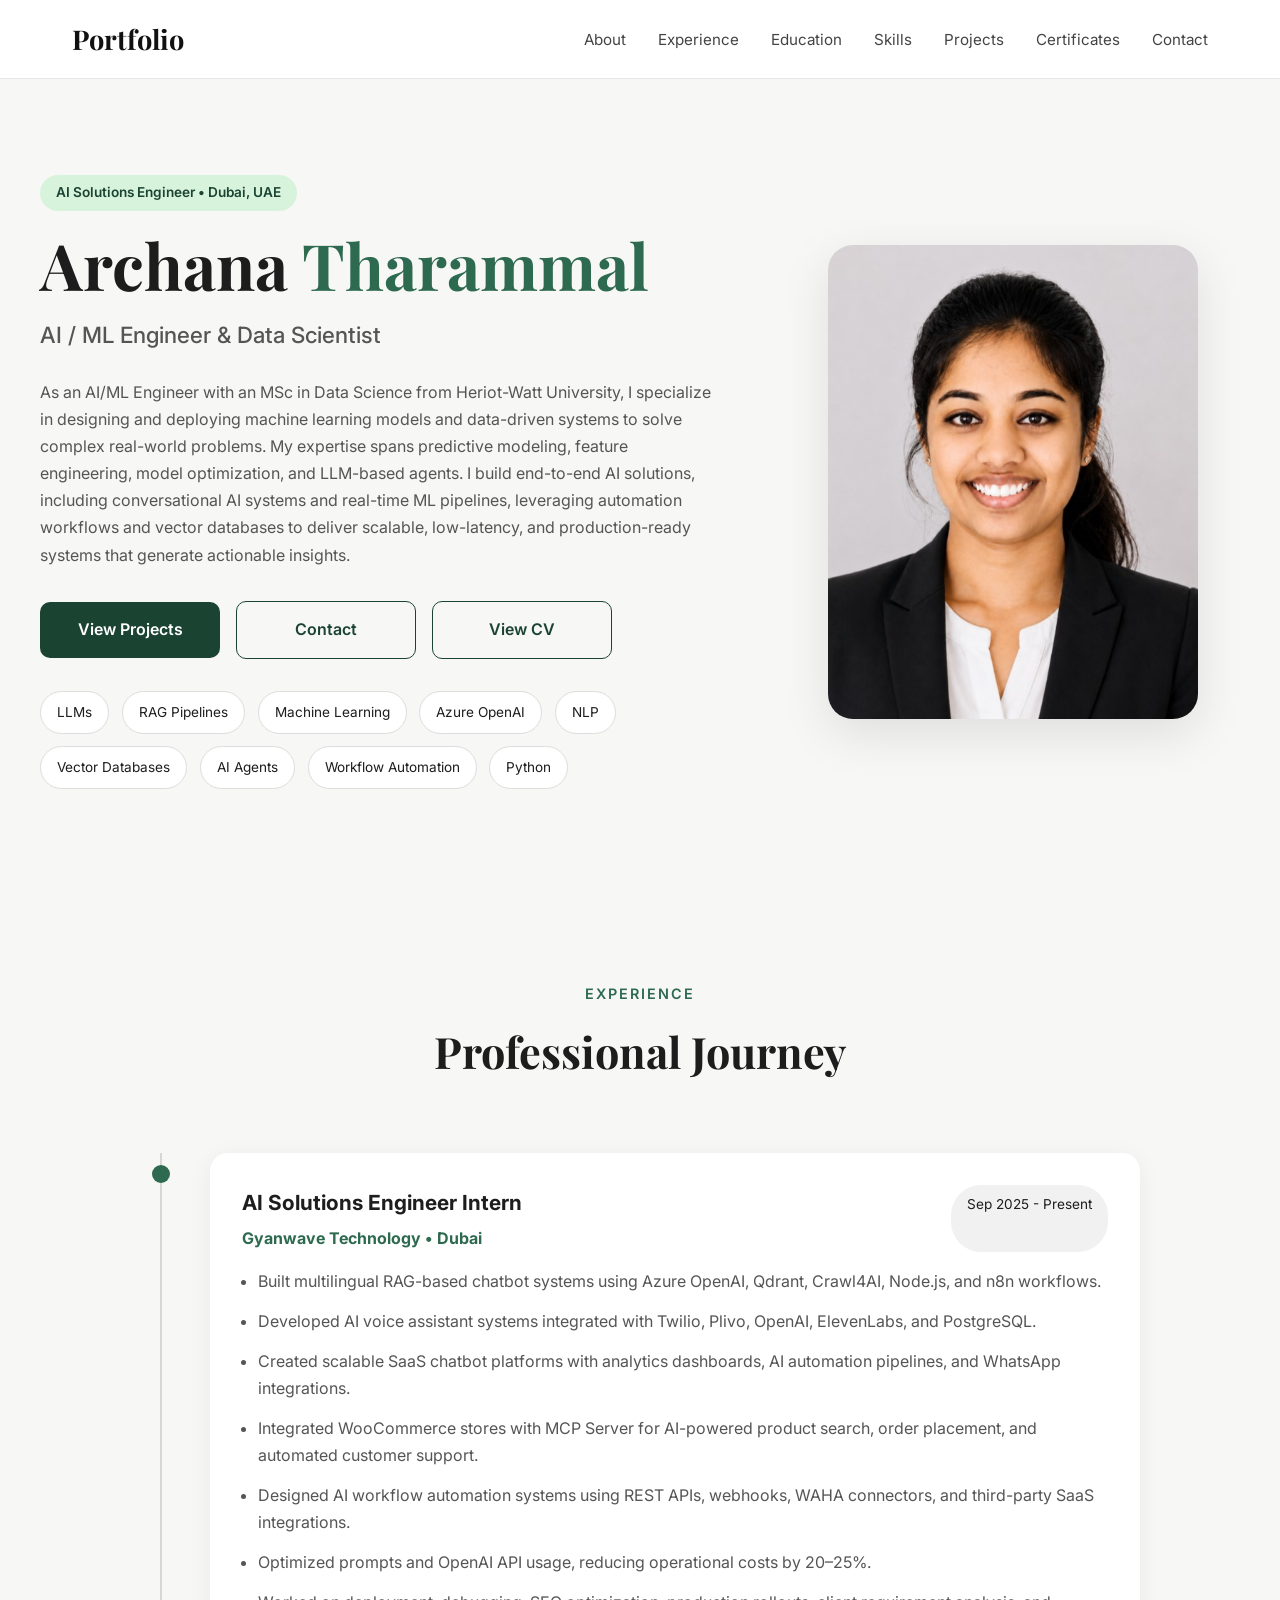
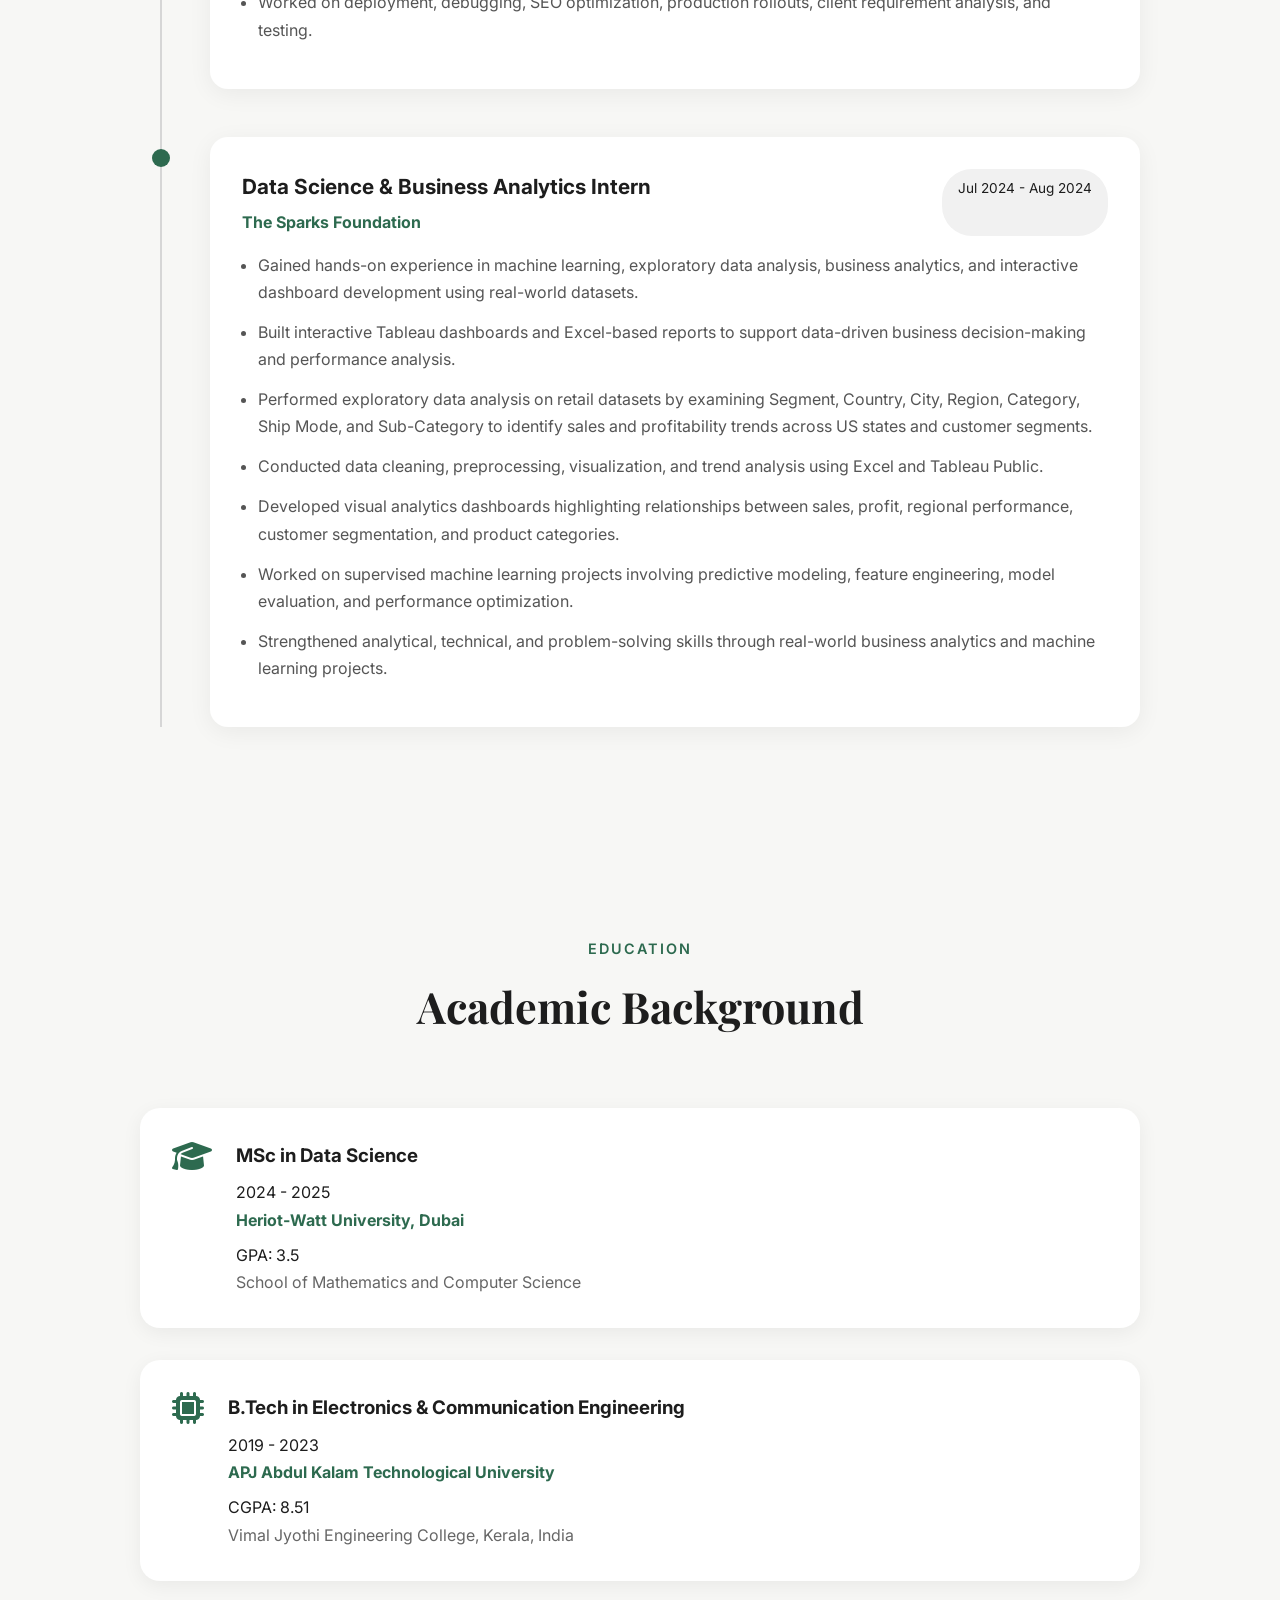
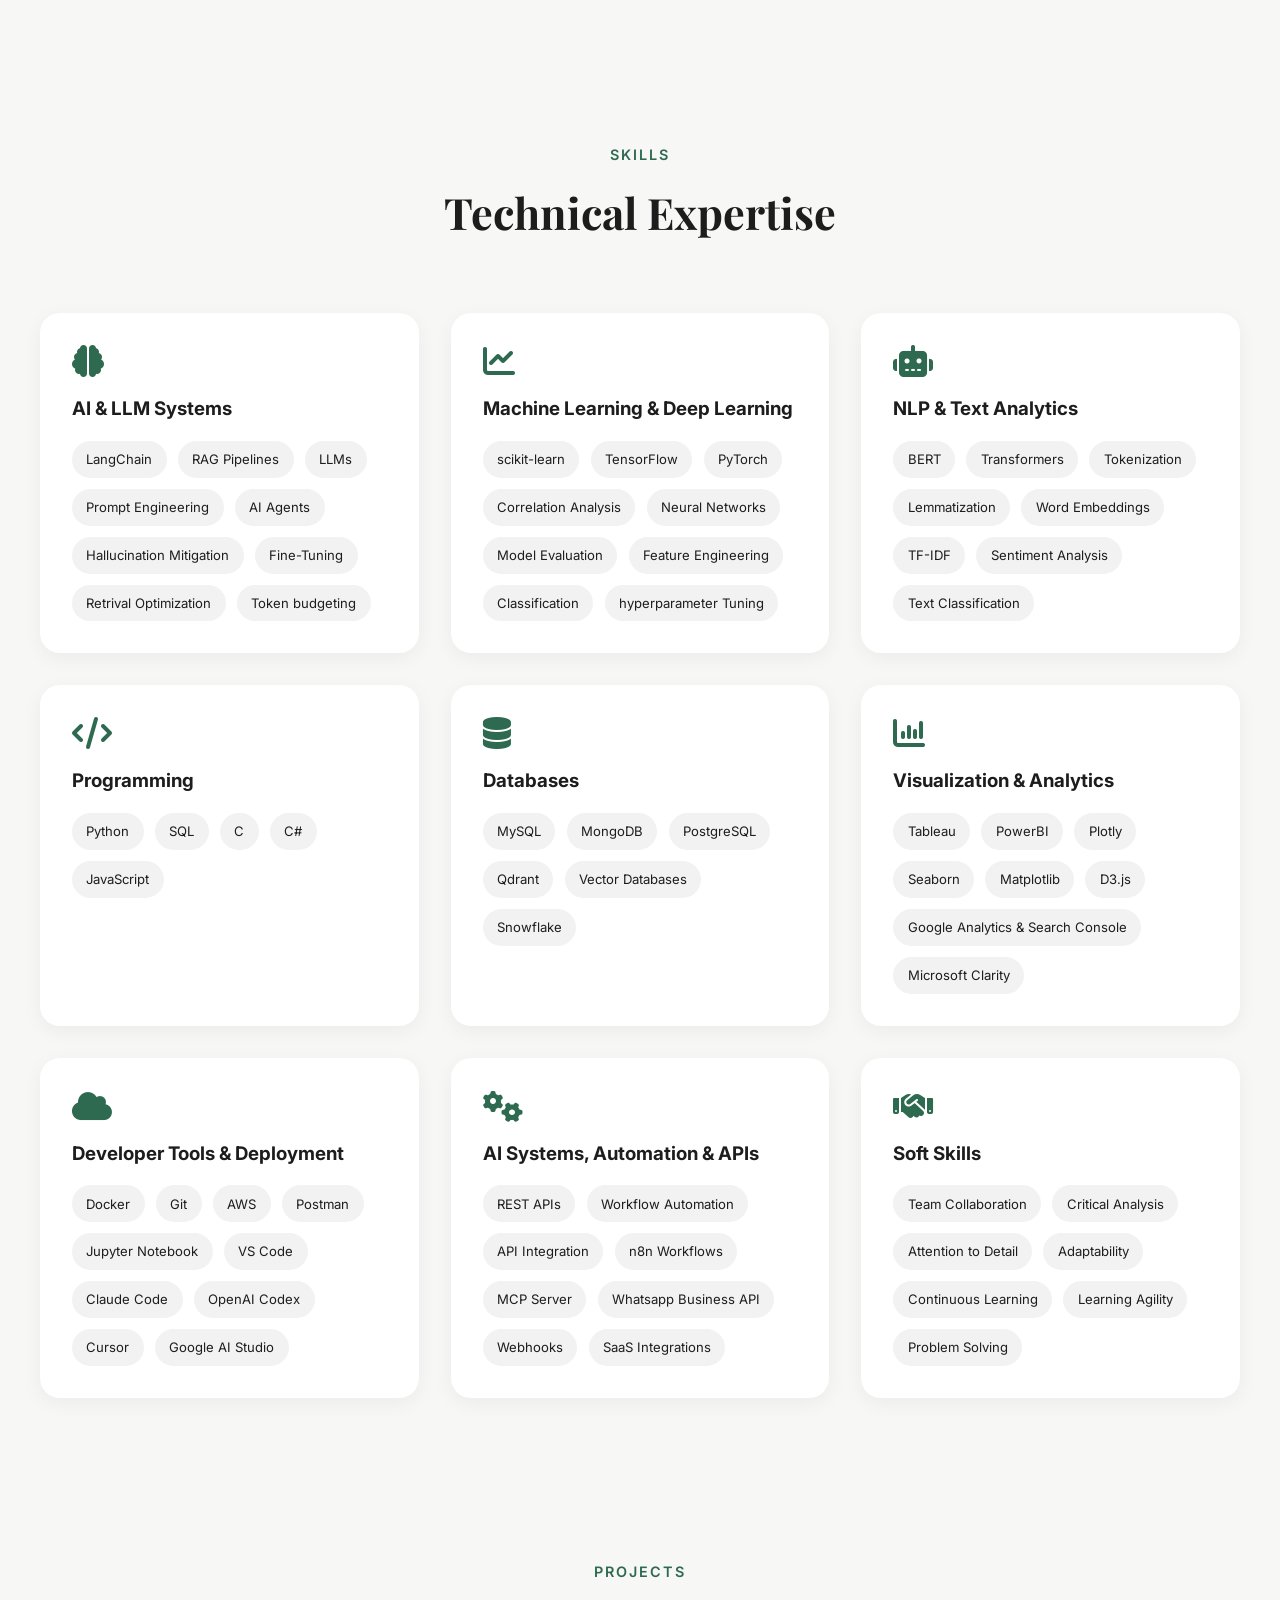
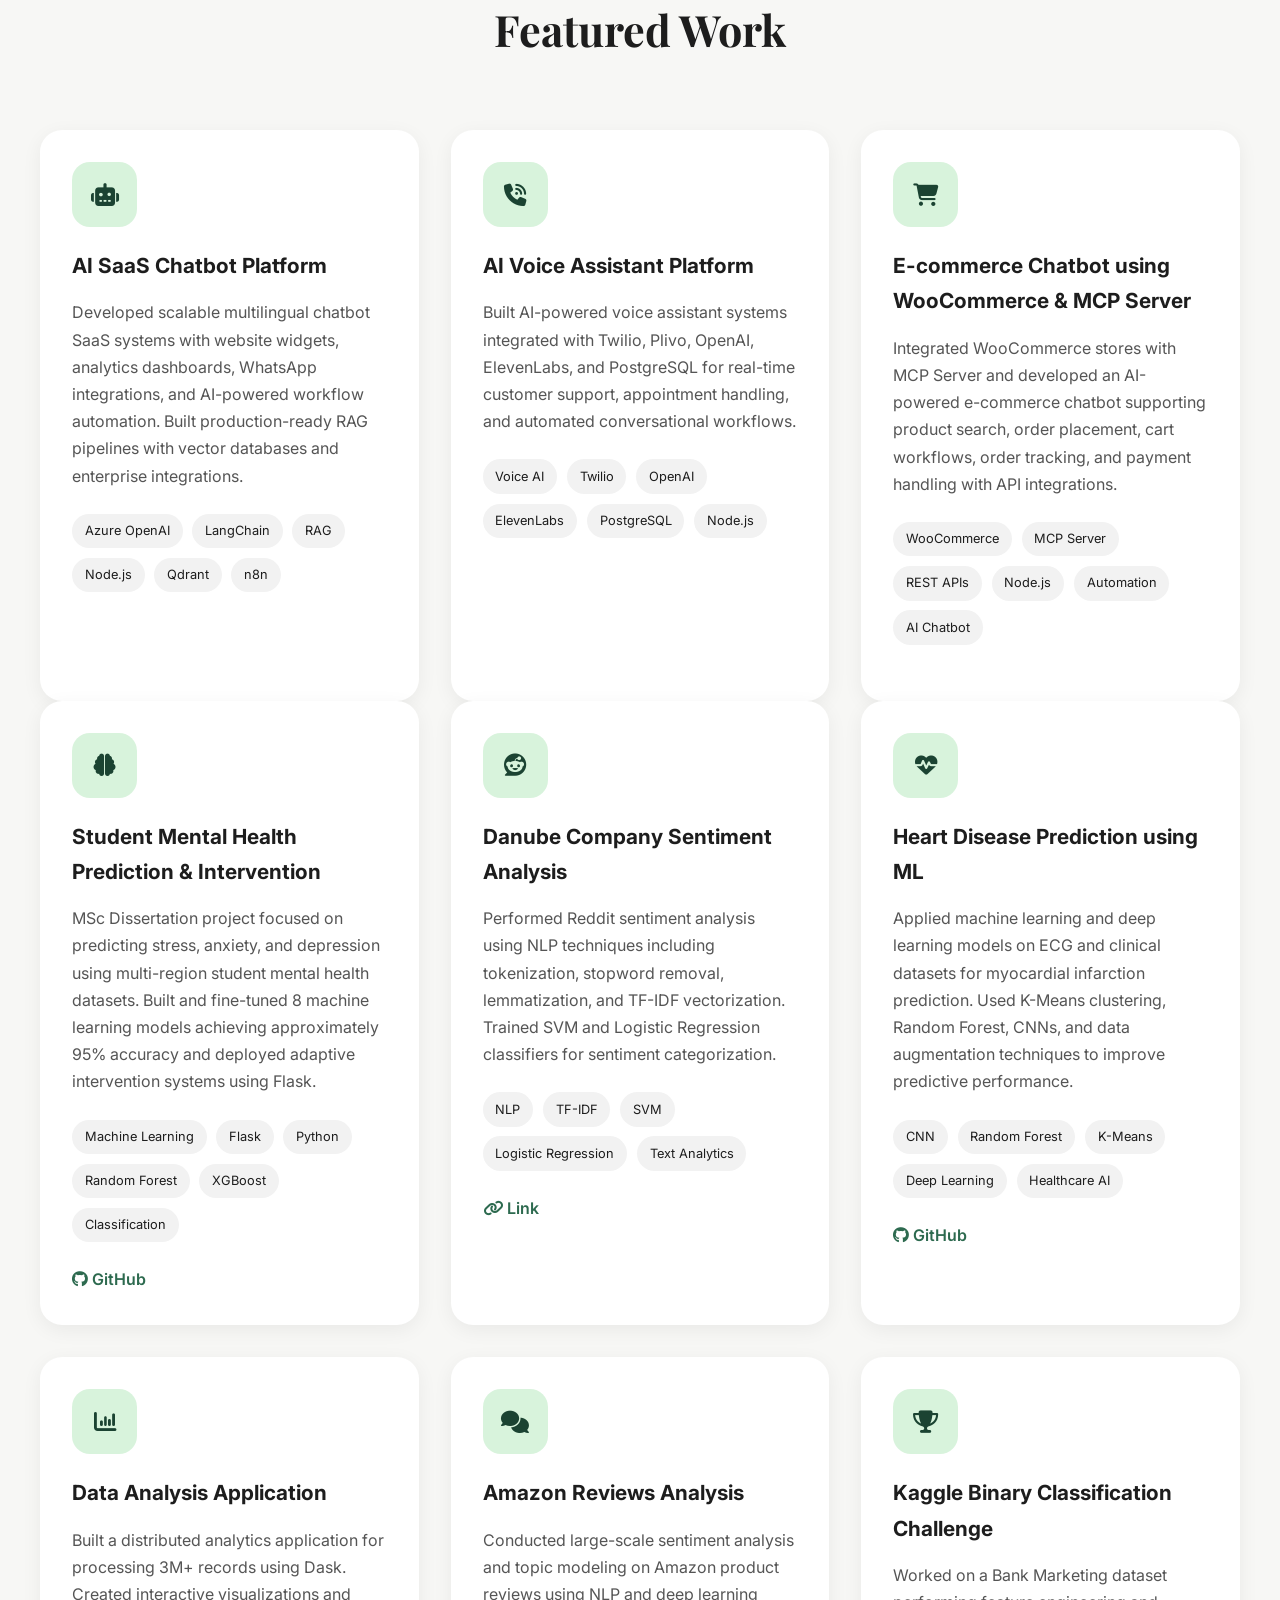
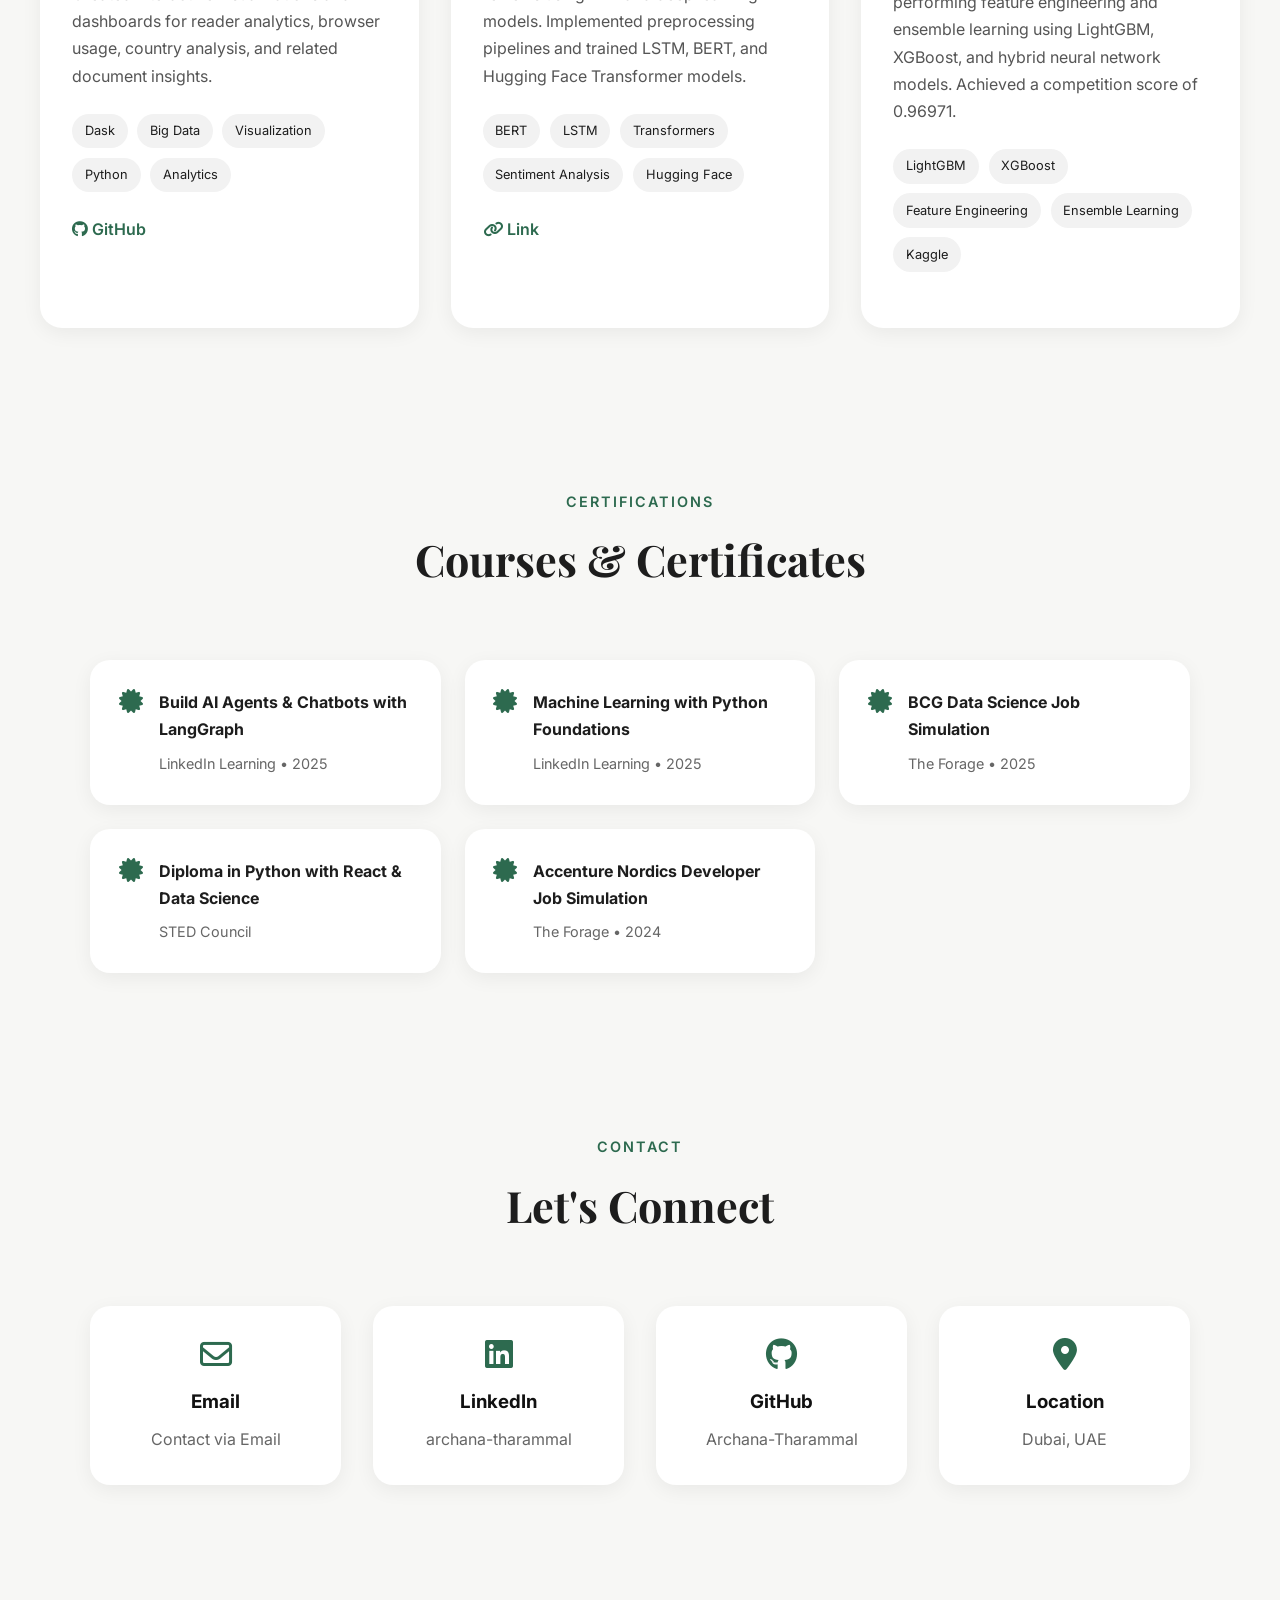
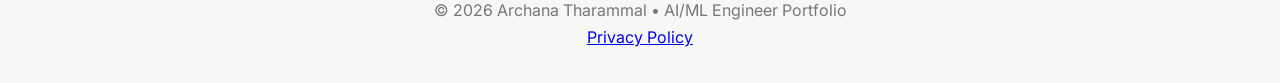
<file: index.html>
<!DOCTYPE html>

<html lang="en">
<head>
  <meta charset="UTF-8" />
  <meta name="viewport" content="width=device-width, initial-scale=1.0"/>

  <!-- Security -->

  <meta http-equiv="X-Content-Type-Options" content="nosniff">
  <meta name="referrer" content="strict-origin-when-cross-origin">

  <!-- SEO -->

  <meta name="description" content="Archana Tharammal - AI Solutions Engineer and Data Scientist Portfolio">
  <meta name="keywords" content="AI Engineer, Machine Learning, Data Science, NLP, RAG, Generative AI">
  <meta name="author" content="Archana Tharammal">

  <!-- Open Graph -->

  <meta property="og:title" content="Archana Tharammal Portfolio">
  <meta property="og:description" content="AI Solutions Engineer and Data Scientist Portfolio">
  <meta property="og:image" content="photo.jpeg">
  <meta property="og:type" content="website">
  <meta property="og:url" content="https://yourdomain.netlify.app">

  <!-- Favicon -->

  <link rel="icon" type="image/png" href="favicon.png">

  <title>Archana Tharammal | AI/ML Engineer</title>

  <link rel="preconnect" href="https://fonts.googleapis.com">
  <link rel="preconnect" href="https://fonts.gstatic.com" crossorigin>

  <link href="https://fonts.googleapis.com/css2?family=Playfair+Display:wght@500;600;700&family=Inter:wght@300;400;500;600;700&display=swap" rel="stylesheet">

  <link rel="stylesheet" href="https://cdnjs.cloudflare.com/ajax/libs/font-awesome/6.5.2/css/all.min.css"/>

  <link rel="stylesheet" href="style.css">

</head>

<body>

  <!-- NAVBAR -->

  <nav class="navbar">
    <div class="nav-container">

 
  <a href="#" class="logo">
    Portfolio
  </a>

  <ul class="nav-links" id="navLinks">
    <li><a href="#about" onclick="trackEvent('nav_click', 'navigation', 'about')">About</a></li>
    <li><a href="#experience" onclick="trackEvent('nav_click', 'navigation', 'experience')">Experience</a></li>
    <li><a href="#education" onclick="trackEvent('nav_click', 'navigation', 'education')">Education</a></li>
    <li><a href="#skills" onclick="trackEvent('nav_click', 'navigation', 'skills')">Skills</a></li>
    <li><a href="#projects" onclick="trackEvent('nav_click', 'navigation', 'projects')">Projects</a></li>
    <li><a href="#certifications" onclick="trackEvent('nav_click', 'navigation', 'certificates')">Certificates</a></li>
    <li><a href="#contact" onclick="trackEvent('nav_click', 'navigation', 'Contacts')">Contact</a></li>
  </ul>

  <div class="menu-btn" id="menuBtn">
    <i class="fa-solid fa-bars"></i>
  </div>

</div>
 

  </nav>

  <!-- HERO -->

  <section class="hero" id="about">

 
<div class="hero-content">

  <div class="hero-text">

    <div class="hero-tag">
      AI Solutions Engineer • Dubai, UAE
    </div>

    <h1>
      Archana <span>Tharammal</span>
    </h1>

    <h2>
      AI / ML Engineer & Data Scientist
    </h2>

    <p>
    As an AI/ML Engineer with an MSc in Data Science from Heriot-Watt University, I specialize in designing and 
    deploying machine learning models and data-driven systems to solve complex real-world problems. My 
    expertise spans predictive modeling, feature engineering, model optimization, and LLM-based agents. I build 
    end-to-end AI solutions, including conversational AI systems and real-time ML pipelines, leveraging 
    automation workflows and vector databases to deliver scalable, low-latency, and production-ready systems that 
    generate actionable insights.</p>

    <div class="hero-buttons">

      <a href="#projects" class="btn primary-btn">
        View Projects
      </a>

      <a href="mailto:archanatharammal01@gmail.com" class="btn secondary-btn">
        Contact
      </a>
      <a href="Archana_tharammal.pdf"
      target="_blank"
      class="btn secondary-btn"
      onclick="trackEvent('cv_view', 'engagement', 'view_cv')">
      View CV
    </a>
    </div>
        

  



    <div class="hero-chips">
      <span>LLMs</span>
      <span>RAG Pipelines</span>
      <span>Machine Learning</span>
      <span>Azure OpenAI</span>
      <span>NLP</span>
      <span>Vector Databases</span>
      <span>AI Agents</span>
      <span>Workflow Automation</span>
      <span>Python</span>
    </div>

  </div>

  <div class="hero-image">

    <img 
      src="photo.jpeg" 
      alt="Archana Tharammal"
      loading="lazy"
      oncontextmenu="return false"
      draggable="false"
    >

  </div>


</div>
 

  </section>

  <!-- EXPERIENCE -->

  <section class="section" id="experience">

 
<div class="section-header">
  <span>Experience</span>
  <h2>Professional Journey</h2>
</div>

<div class="timeline">

  <!-- GYANWAVE -->

  <div class="timeline-item">

    <div class="timeline-dot"></div>

    <div class="timeline-content">

      <div class="timeline-top">

        <div>
          <h3>AI Solutions Engineer Intern</h3>
          <h4>Gyanwave Technology • Dubai</h4>
        </div>

        <span>Sep 2025 - Present</span>

      </div>

      <ul>

        <li>
          Built multilingual RAG-based chatbot systems using Azure OpenAI, Qdrant, Crawl4AI, Node.js, and n8n workflows.
        </li>

        <li>
          Developed AI voice assistant systems integrated with Twilio, Plivo, OpenAI, ElevenLabs, and PostgreSQL.
        </li>

        <li>
          Created scalable SaaS chatbot platforms with analytics dashboards, AI automation pipelines, and WhatsApp integrations.
        </li>

        <li>
          Integrated WooCommerce stores with MCP Server for AI-powered product search, order placement, and automated customer support.
        </li>

        <li>
          Designed AI workflow automation systems using REST APIs, webhooks, WAHA connectors, and third-party SaaS integrations.
        </li>

        <li>
          Optimized prompts and OpenAI API usage, reducing operational costs by 20–25%.
        </li>

        <li>
          Worked on deployment, debugging, SEO optimization, production rollouts, client requirement analysis, and testing.
        </li>

      </ul>

    </div>

  </div>


  <!-- SPARKS FOUNDATION -->

  <div class="timeline-item">

    <div class="timeline-dot"></div>

    <div class="timeline-content">

      <div class="timeline-top">

        <div>
          <h3>Data Science & Business Analytics Intern</h3>
          <h4>The Sparks Foundation</h4>
        </div>

        <span>Jul 2024 - Aug 2024</span>

      </div>

      <ul>

        <li>
          Gained hands-on experience in machine learning, exploratory data analysis, business analytics, and interactive dashboard development using real-world datasets.
        </li>

        <li>
          Built interactive Tableau dashboards and Excel-based reports to support data-driven business decision-making and performance analysis.
        </li>

        <li>
          Performed exploratory data analysis on retail datasets by examining Segment, Country, City, Region, Category, Ship Mode, and Sub-Category to identify sales and profitability trends across US states and customer segments.
        </li>

        <li>
          Conducted data cleaning, preprocessing, visualization, and trend analysis using Excel and Tableau Public.
        </li>

        <li>
          Developed visual analytics dashboards highlighting relationships between sales, profit, regional performance, customer segmentation, and product categories.
        </li>

        <li>
          Worked on supervised machine learning projects involving predictive modeling, feature engineering, model evaluation, and performance optimization.
        </li>

        <li>
          Strengthened analytical, technical, and problem-solving skills through real-world business analytics and machine learning projects.
        </li>

      </ul>

    </div>

  </div>

</div>
 

  </section>

  <!-- EDUCATION -->

  <section class="section" id="education">

 
<div class="section-header">
  <span>Education</span>
  <h2>Academic Background</h2>
</div>

<div class="education-grid">

  <!-- MSc -->

  <div class="education-card">

    <i class="fa-solid fa-graduation-cap"></i>

    <div class="education-content">

      <div class="edu-row">
        <h3>MSc in Data Science</h3>
        <span class="edu-year">2024 - 2025</span>
      </div>

      <div class="edu-row">
        <h4>Heriot-Watt University, Dubai</h4>
        <span class="edu-gpa">GPA: 3.5</span>
      </div>

      <p class="edu-note">
        School of Mathematics and Computer Science
      </p>

    </div>

  </div>

  <!-- BTECH -->

  <div class="education-card">

    <i class="fa-solid fa-microchip"></i>

    <div class="education-content">

      <div class="edu-row">
        <h3>B.Tech in Electronics & Communication Engineering</h3>
        <span class="edu-year">2019 - 2023</span>
      </div>

      <div class="edu-row">
        <h4>APJ Abdul Kalam Technological University</h4>
        <span class="edu-gpa">CGPA: 8.51</span>
      </div>

      <p class="edu-note">
        Vimal Jyothi Engineering College, Kerala, India
      </p>

    </div>

  </div>

</div>
 

  </section>

  <!-- SKILLS -->

  <section class="section" id="skills">

 
<div class="section-header">
  <span>Skills</span>
  <h2>Technical Expertise</h2>
</div>

<div class="skills-grid">

  <!-- AI -->

  <div class="skill-card">

    <i class="fa-solid fa-brain"></i>

    <h3>AI & LLM Systems</h3>

    <div class="skill-tags">
      <span>LangChain</span>
      <span>RAG Pipelines</span>
      <span>LLMs</span>
      <span>Prompt Engineering</span>
      <span>AI Agents</span>
      <span>Hallucination Mitigation</span>
      <span>Fine-Tuning</span>
      <span>Retrival Optimization</span>
      <span>Token budgeting</span>
      
      
    </div>

  </div>


  <!-- ML -->

  <div class="skill-card">

    <i class="fa-solid fa-chart-line"></i>

    <h3>Machine Learning & Deep Learning</h3>

    <div class="skill-tags">
      <span>scikit-learn</span>
      <span>TensorFlow</span>
      <span>PyTorch</span>
      <span>Correlation Analysis</span>
      <span>Neural Networks</span>
      <span>Model Evaluation</span>
      <span>Feature Engineering</span>
      <span>Classification</span>
      <span>hyperparameter Tuning</span>
    </div>

  </div>


  <!-- NLP -->

  <div class="skill-card">

    <i class="fa-solid fa-robot"></i>

    <h3>NLP & Text Analytics</h3>

    <div class="skill-tags">
      <span>BERT</span>
      <span>Transformers</span>
      <span>Tokenization</span>
      <span>Lemmatization</span>
      <span>Word Embeddings</span>
      <span>TF-IDF</span>
      <span>Sentiment Analysis</span>
      <span>Text Classification</span>
    </div>

  </div>


  <!-- PROGRAMMING -->

  <div class="skill-card">

    <i class="fa-solid fa-code"></i>

    <h3>Programming</h3>

    <div class="skill-tags">
      <span>Python</span>
      <span>SQL</span>
      <span>C</span>
      <span>C#</span>
      <span>JavaScript</span>
    </div>

  </div>


  <!-- DATABASES -->

  <div class="skill-card">

    <i class="fa-solid fa-database"></i>

    <h3>Databases</h3>

    <div class="skill-tags">
      <span>MySQL</span>
      <span>MongoDB</span>
      <span>PostgreSQL</span>
      <span>Qdrant</span>
      <span>Vector Databases</span>
      <span>Snowflake</span>
    </div>

  </div>


  <!-- VISUALIZATION -->

  <div class="skill-card">

    <i class="fa-solid fa-chart-column"></i>

    <h3>Visualization & Analytics</h3>

    <div class="skill-tags">
      <span>Tableau</span>
      <span>PowerBI</span>
      <span>Plotly</span>
      <span>Seaborn</span>
      <span>Matplotlib</span>
      <span>D3.js</span>
      <span>Google Analytics & Search Console</span>
      <span>Microsoft Clarity</span>
    </div>

  </div>


  <!-- TOOLS -->

  <div class="skill-card">

    <i class="fa-solid fa-cloud"></i>

    <h3>Developer Tools & Deployment</h3>

    <div class="skill-tags">
      <span>Docker</span>
      <span>Git</span>
      <span>AWS</span>
      <span>Postman</span>
      <span>Jupyter Notebook</span>
      <span>VS Code</span>
      <span>Claude Code</span>
      <span>OpenAI Codex</span>
      <span>Cursor</span>
      <span>Google AI Studio</span>
    </div>

  </div>


  <!-- AUTOMATION -->

  <div class="skill-card">

    <i class="fa-solid fa-gears"></i>

    <h3>AI Systems, Automation & APIs</h3>

    <div class="skill-tags">
      <span>REST APIs</span>
      <span>Workflow Automation</span>
      <span>API Integration</span>
      <span>n8n Workflows</span>
      <span>MCP Server</span>
      <span>Whatsapp Business API</span>
      <span>Webhooks</span>
      <span>SaaS Integrations</span>
      
    </div>
    </div>
    <!-- soft skills -->

  <div class="skill-card">

    <i class="fa-solid fa-handshake"></i>

    <h3>Soft Skills </h3>

    <div class="skill-tags">
      <span>Team Collaboration</span>
      <span>Critical Analysis</span>
      <span>Attention to Detail </span>
      <span>Adaptability</span>
      <span>Continuous Learning</span>
      <span>Learning Agility</span>
      <span>Problem Solving</span>
      
    

  </div>

</div>
 

  </section>

  
<!-- PROJECTS -->

<section class="section" id="projects">

  <div class="section-header">
    <span>Projects</span>
    <h2>Featured Work</h2>
  </div>

  <!-- AI & LLM PROJECTS -->

  <div class="project-category">
    

    <div class="projects-grid">

      <!-- AI SaaS Chatbot -->

      <div class="project-card" onclick="trackEvent('project_click', 'projects', 'ai_saas_chatbot')">

        <div class="project-icon">
          <i class="fa-solid fa-robot"></i>
        </div>

        <h3>AI SaaS Chatbot Platform</h3>

        <p>
          Developed scalable multilingual chatbot SaaS systems with website widgets, analytics dashboards, WhatsApp integrations, and AI-powered workflow automation. Built production-ready RAG pipelines with vector databases and enterprise integrations.
        </p>

        <div class="project-tags">
          <span>Azure OpenAI</span>
          <span>LangChain</span>
          <span>RAG</span>
          <span>Node.js</span>
          <span>Qdrant</span>
          <span>n8n</span>
        </div>

      </div>

      <!-- AI Voice Assistant -->

      <div class="project-card" onclick="trackEvent('project_click', 'projects', 'ai_voice')">

        <div class="project-icon">
          <i class="fa-solid fa-phone-volume"></i>
        </div>

        <h3>AI Voice Assistant Platform</h3>

        <p>
          Built AI-powered voice assistant systems integrated with Twilio, Plivo, OpenAI, ElevenLabs, and PostgreSQL for real-time customer support, appointment handling, and automated conversational workflows.
        </p>

        <div class="project-tags">
          <span>Voice AI</span>
          <span>Twilio</span>
          <span>OpenAI</span>
          <span>ElevenLabs</span>
          <span>PostgreSQL</span>
          <span>Node.js</span>
        </div>

      </div>

      <!-- WooCommerce Chatbot -->

      <div class="project-card" onclick="trackEvent('project_click', 'projects', 'ecommerce')">

        <div class="project-icon">
          <i class="fa-solid fa-cart-shopping"></i>
        </div>

        <h3>E-commerce Chatbot using WooCommerce & MCP Server</h3>

        <p>
          Integrated WooCommerce stores with MCP Server and developed an AI-powered e-commerce chatbot supporting product search, order placement, cart workflows, order tracking, and payment handling with API integrations.
        </p>

        <div class="project-tags">
          <span>WooCommerce</span>
          <span>MCP Server</span>
          <span>REST APIs</span>
          <span>Node.js</span>
          <span>Automation</span>
          <span>AI Chatbot</span>
        </div>

      </div>

    </div>
  </div>


  <!-- MACHINE LEARNING PROJECTS -->

  <div class="project-category">

 

    <div class="projects-grid">

      <!-- Dissertation -->

      <div class="project-card" onclick="trackEvent('project_click', 'projects', 'mental_health')">

        <div class="project-icon">
          <i class="fa-solid fa-brain"></i>
        </div>

        <h3>Student Mental Health Prediction & Intervention</h3>

        <p>
          MSc Dissertation project focused on predicting stress, anxiety, and depression using multi-region student mental health datasets. Built and fine-tuned 8 machine learning models achieving approximately 95% accuracy and deployed adaptive intervention systems using Flask.
        </p>

        <div class="project-tags">
          <span>Machine Learning</span>
          <span>Flask</span>
          <span>Python</span>
          <span>Random Forest</span>
          <span>XGBoost</span>
          <span>Classification</span>
        </div>

        <div class="project-links">
          <a href="https://github.com/Archana-Tharammal/Machine-Learning-for-Student-Mental-Health-From-Patterns-to-Interventions"
             target="_blank"
             rel="noopener noreferrer">
            <i class="fa-brands fa-github"></i> GitHub
          </a>
        </div>

      </div>

      <!-- Danube Sentiment -->

      <div class="project-card" onclick="trackEvent('project_click', 'projects', 'danube')">

        <div class="project-icon">
          <i class="fa-brands fa-reddit"></i>
        </div>

        <h3>Danube Company Sentiment Analysis</h3>

        <p>
          Performed Reddit sentiment analysis using NLP techniques including tokenization, stopword removal, lemmatization, and TF-IDF vectorization. Trained SVM and Logistic Regression classifiers for sentiment categorization.
        </p>

        <div class="project-tags">
          <span>NLP</span>
          <span>TF-IDF</span>
          <span>SVM</span>
          <span>Logistic Regression</span>
          <span>Text Analytics</span>
        </div>
         <div class="project-links">
          <a href="https://colab.research.google.com/drive/1rqUPZpCMT7JXDWdHJDzEPhDgZqLRKqTZ?usp=sharing"
             target="_blank"
             rel="noopener noreferrer">
            <i class="fa-solid fa-link"></i> Link
          </a>
        </div>
      </div>

      <!-- Heart Disease -->

      <div class="project-card" onclick="trackEvent('project_click', 'projects', 'heart_disease')">

        <div class="project-icon">
          <i class="fa-solid fa-heart-pulse"></i>
        </div>

        <h3>Heart Disease Prediction using ML</h3>

        <p>
          Applied machine learning and deep learning models on ECG and clinical datasets for myocardial infarction prediction. Used K-Means clustering, Random Forest, CNNs, and data augmentation techniques to improve predictive performance.
        </p>

        <div class="project-tags">
          <span>CNN</span>
          <span>Random Forest</span>
          <span>K-Means</span>
          <span>Deep Learning</span>
          <span>Healthcare AI</span>
        </div>
        <div class="project-links">
          <a href="https://github.com/Archana-Tharammal/heart_disease_prediction"
             target="_blank"
             rel="noopener noreferrer">
            <i class="fa-brands fa-github"></i> GitHub
          </a>
        </div>
      </div>

      <!-- Data Analysis -->

      <div class="project-card" onclick="trackEvent('project_click', 'projects', 'da_app')">

        <div class="project-icon">
          <i class="fa-solid fa-chart-column"></i>
        </div>

        <h3>Data Analysis Application</h3>

        <p>
          Built a distributed analytics application for processing 3M+ records using Dask. Created interactive visualizations and dashboards for reader analytics, browser usage, country analysis, and related document insights.
        </p>

        <div class="project-tags">
          <span>Dask</span>
          <span>Big Data</span>
          <span>Visualization</span>
          <span>Python</span>
          <span>Analytics</span>
        </div>
        <div class="project-links">
          <a href="https://github.com/anugrahaantoo/Data_Analysis_Application_using_Python"
             target="_blank"
             rel="noopener noreferrer">
            <i class="fa-brands fa-github"></i> GitHub
          </a>
        </div>
      </div>

      <!-- Amazon Reviews -->

      <div class="project-card" onclick="trackEvent('project_click', 'projects', 'amazon')">

        <div class="project-icon">
          <i class="fa-solid fa-comments"></i>
        </div>

        <h3>Amazon Reviews Analysis</h3>

        <p>
          Conducted large-scale sentiment analysis and topic modeling on Amazon product reviews using NLP and deep learning models. Implemented preprocessing pipelines and trained LSTM, BERT, and Hugging Face Transformer models.
        </p>

        <div class="project-tags">
          <span>BERT</span>
          <span>LSTM</span>
          <span>Transformers</span>
          <span>Sentiment Analysis</span>
          <span>Hugging Face</span>
        </div>
        <div class="project-links">
          <a href="https://colab.research.google.com/drive/1dfpfOp0q7DXceAYxPkGdp8DT89LXObX0?usp=sharing"
             target="_blank"
             rel="noopener noreferrer">
            <i class="fa-solid fa-link"></i> Link
          </a>
        </div>
      </div>

      <!-- Kaggle -->

      <div class="project-card" onclick="trackEvent('project_click', 'projects', 'kaggle')">

        <div class="project-icon">
          <i class="fa-solid fa-trophy"></i>
        </div>

        <h3>Kaggle Binary Classification Challenge</h3>

        <p>
          Worked on a Bank Marketing dataset performing feature engineering and ensemble learning using LightGBM, XGBoost, and hybrid neural network models. Achieved a competition score of 0.96971.
        </p>

        <div class="project-tags">
          <span>LightGBM</span>
          <span>XGBoost</span>
          <span>Feature Engineering</span>
          <span>Ensemble Learning</span>
          <span>Kaggle</span>
        </div>

      </div>

    </div>

  </div>

</section>
 


  <!-- CERTIFICATIONS -->

  <section class="section" id="certifications">

 
<div class="section-header">
  <span>Certifications</span>
  <h2>Courses & Certificates</h2>
</div>

<div class="cert-grid">

  <div class="cert-card">
    <i class="fa-solid fa-certificate"></i>
    <div>
      <h3>Build AI Agents & Chatbots with LangGraph</h3>
      <p>LinkedIn Learning • 2025</p>
    </div>
  </div>

  <div class="cert-card">
    <i class="fa-solid fa-certificate"></i>
    <div>
      <h3>Machine Learning with Python Foundations</h3>
      <p>LinkedIn Learning • 2025</p>
    </div>
  </div>

  <div class="cert-card">
    <i class="fa-solid fa-certificate"></i>
    <div>
      <h3>BCG Data Science Job Simulation</h3>
      <p>The Forage • 2025</p>
    </div>
  </div>

  <div class="cert-card">
    <i class="fa-solid fa-certificate"></i>
    <div>
      <h3>Diploma in Python with React & Data Science</h3>
      <p>STED Council</p>
    </div>
  </div>
  <div class="cert-card">
    <i class="fa-solid fa-certificate"></i>
    <div>
      <h3>Accenture Nordics Developer Job Simulation</h3>
      <p>The Forage • 2024</p>
    </div>
  </div>
</div>
 

  </section>

  <!-- CONTACT -->

  <section class="section" id="contact">

 
<div class="section-header">
  <span>Contact</span>
  <h2>Let's Connect</h2>
</div>

<div class="contact-grid">

  <a href="mailto:archanatharammal01@gmail.com" 
      class="contact-card"
      onclick="trackEvent('email_click', 'contact', 'email')">

    <i class="fa-regular fa-envelope"></i>

    <h3>Email</h3>

    <p>
      Contact via Email
    </p>

  </a>


  <a 
    href="https://www.linkedin.com/in/archana-tharammal"
    target="_blank"
    rel="noopener noreferrer"
    class="contact-card"
    onclick="trackAndNavigate(
      event,
      'linkedin_click', 'social', 'linkedin_profile','https://www.linkedin.com/in/archana-tharammal',
      true
      
      )">

    <i class="fa-brands fa-linkedin"></i>

    <h3>LinkedIn</h3>

    <p>
      archana-tharammal
    </p>

  </a>


  <a 
    href="https://github.com/Archana-Tharammal"
    target="_blank"
    rel="noopener noreferrer"
    class="contact-card"
    onclick="trackAndNavigate('github_click', 'social', 'github_profile')"
  >

    <i class="fa-brands fa-github"></i>

    <h3>GitHub</h3>

    <p>
      Archana-Tharammal
    </p>

  </a>


  <div class="contact-card">

    <i class="fa-solid fa-location-dot"></i>

    <h3>Location</h3>

    <p>
      Dubai, UAE
    </p>

  </div>

</div>
 

  </section>

  <!-- FOOTER -->

  <footer>

 
<p>
  © 2026 Archana Tharammal • AI/ML Engineer Portfolio
</p>

<a href="privacy.html">
  Privacy Policy
</a>
 

  </footer>

  <!-- SCRIPTS -->

  <script async src="https://www.googletagmanager.com/gtag/js?id=G-0185VEVG7M"></script>

  <script src="analytics.js"></script>

  <script src="script.js"></script>

</body>
</html>
</file>
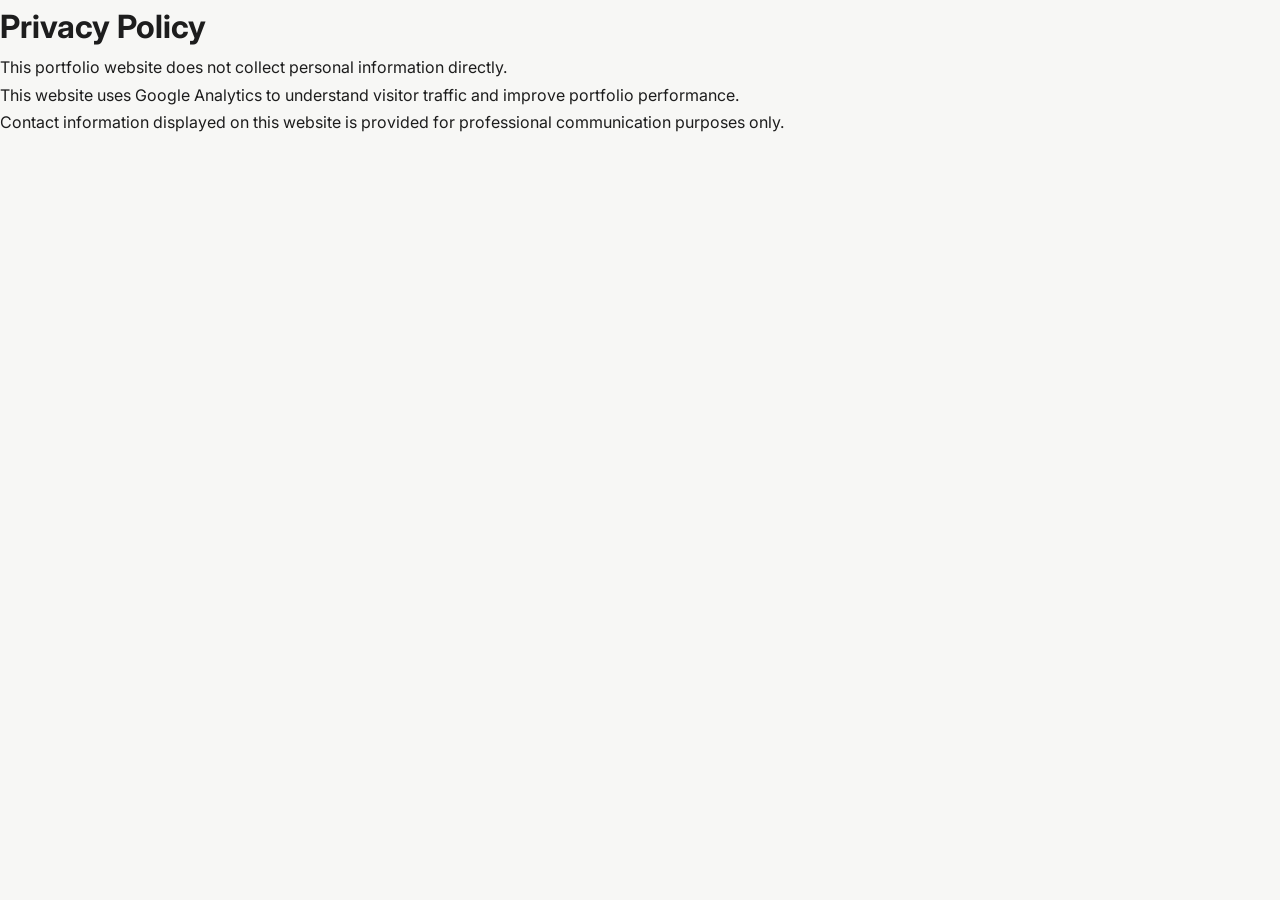
<file: privacy.html>
<!DOCTYPE html>
<html lang="en">
<head>
  <meta charset="UTF-8">
  <meta name="viewport" content="width=device-width, initial-scale=1.0">
  <title>Privacy Policy</title>
  
  <link href="https://fonts.googleapis.com/css2?family=Playfair+Display:wght@500;600;700&family=Inter:wght@300;400;500;600;700&display=swap" rel="stylesheet">

  <link rel="stylesheet" href="https://cdnjs.cloudflare.com/ajax/libs/font-awesome/6.5.2/css/all.min.css"/>

  <link rel="stylesheet" href="style.css">
</head>
<body>

  <h1>Privacy Policy</h1>

  <p>
    This portfolio website does not collect personal information directly.
  </p>

  <p>
  This website uses Google Analytics to understand visitor traffic and improve portfolio performance.
  </p>


  <p>
    Contact information displayed on this website is provided for professional communication purposes only.
  </p>

</body>
</html>
</file>
<file: style.css>
*{
  margin:0;
  padding:0;
  box-sizing:border-box;
}

html{
  scroll-behavior:smooth;
}

body{
  font-family:'Inter',sans-serif;
  background:#f7f7f5;
  color:#1d1d1d;
  line-height:1.7;
}


/* NAVBAR */

.navbar{
  width:100%;
  background:#ffffff;
  position:fixed;
  top:0;
  left:0;
  z-index:1000;
  border-bottom:1px solid #e8e8e8;
}

.nav-container{
  max-width:1200px;
  margin:auto;
  padding:1rem 2rem;
  display:flex;
  justify-content:space-between;
  align-items:center;
}

.logo{
  text-decoration:none;
  font-size:1.7rem;
  font-family:'Playfair Display',serif;
  color:#111;
  font-weight:700;
}

.logo span{
  color:#2d6a4f;
}

.nav-links{
  display:flex;
  gap:2rem;
  list-style:none;
}

.nav-links a{
  text-decoration:none;
  color:#444;
  font-size:0.95rem;
  transition:0.3s;
}

.nav-links a:hover{
  color:#2d6a4f;
}

.menu-btn{
  display:none;
  font-size:1.4rem;
  cursor:pointer;
}


/* HERO */

.hero{
  min-height:100vh;
  display:flex;
  align-items:center;
  padding:8rem 2rem 4rem;
}

.hero-content{
  max-width:1200px;
  margin:auto;
  display:grid;
  grid-template-columns:1.2fr 0.8fr;
  gap:4rem;
  align-items:center;
}

.hero-tag{
  display:inline-block;
  background:#d8f3dc;
  color:#1b4332;
  padding:0.4rem 1rem;
  border-radius:30px;
  font-size:0.85rem;
  margin-bottom:1.2rem;
  font-weight:600;
}

.hero-text h1{
  font-size:4rem;
  line-height:1.1;
  font-family:'Playfair Display',serif;
  margin-bottom:1rem;
}

.hero-text h1 span{
  color:#2d6a4f;
}

.hero-text h2{
  font-size:1.4rem;
  font-weight:500;
  color:#555;
  margin-bottom:1.5rem;
}

.hero-text p{
  color:#555;
  margin-bottom:2rem;
  max-width:700px;
}

.hero-buttons{
  display:flex;
  gap:1rem;
  flex-wrap:wrap;
  align-items:center;
  margin-bottom:2rem;
}
.hero-buttons .btn{
  min-width:180px;
  text-align:center;
}
.btn{
  padding:0.9rem 1.7rem;
  border-radius:10px;
  text-decoration:none;
  font-weight:600;
  transition:0.3s;
}

.primary-btn{
  background:#1b4332;
  color:white;
}

.primary-btn:hover{
  background:#2d6a4f;
}

.secondary-btn{
  border:1px solid #1b4332;
  color:#1b4332;
}

.secondary-btn:hover{
  background:#1b4332;
  color:white;
}

.hero-chips{
  display:flex;
  flex-wrap:wrap;
  gap:0.8rem;
}

.hero-chips span{
  background:white;
  padding:0.55rem 1rem;
  border-radius:30px;
  border:1px solid #ddd;
  font-size:0.85rem;
}

.hero-image{
  display:flex;
  justify-content:center;
}

.hero-image img{
  width:100%;
  max-width:370px;
  border-radius:25px;
  object-fit:cover;
  box-shadow:0 15px 50px rgba(0,0,0,0.1);
}


/* SECTION */

.section{
  padding:5rem 2rem;
}

.section-header{
  text-align:center;
  margin-bottom:4rem;
}

.section-header span{
  color:#2d6a4f;
  font-size:0.9rem;
  text-transform:uppercase;
  letter-spacing:2px;
  font-weight:600;
}

.section-header h2{
  font-size:2.7rem;
  margin-top:0.5rem;
  font-family:'Playfair Display',serif;
}


/* TIMELINE */

.timeline{
  max-width:1000px;
  margin:auto;
  position:relative;
}

.timeline::before{
  content:'';
  position:absolute;
  left:20px;
  top:0;
  width:2px;
  height:100%;
  background:#d6d6d6;
}

.timeline-item{
  position:relative;
  padding-left:70px;
  margin-bottom:3rem;
}

.timeline-dot{
  width:18px;
  height:18px;
  background:#2d6a4f;
  border-radius:50%;
  position:absolute;
  left:12px;
  top:12px;
}

.timeline-content{
  background:white;
  padding:2rem;
  border-radius:18px;
  box-shadow:0 5px 25px rgba(0,0,0,0.06);
}

.timeline-top{
  display:flex;
  justify-content:space-between;
  gap:1rem;
  flex-wrap:wrap;
  margin-bottom:1rem;
}

.timeline-top h3{
  font-size:1.3rem;
}

.timeline-top h4{
  color:#2d6a4f;
  margin-top:0.3rem;
}

.timeline-top span{
  background:#f1f1f1;
  padding:0.5rem 1rem;
  border-radius:30px;
  font-size:0.85rem;
}

.timeline-content ul{
  padding-left:1rem;
}

.timeline-content li{
  margin-bottom:0.8rem;
  color:#555;
}


/* SKILLS */

.skills-grid{
  max-width:1200px;
  margin:auto;
  display:grid;
  grid-template-columns:repeat(auto-fit,minmax(280px,1fr));
  gap:2rem;
}

.skill-card{
  background:white;
  padding:2rem;
  border-radius:20px;
  box-shadow:0 5px 20px rgba(0,0,0,0.05);
  transition:0.3s;
}

.skill-card:hover{
  transform:translateY(-8px);
}

.skill-card i{
  font-size:2rem;
  color:#2d6a4f;
  margin-bottom:1rem;
}

.skill-card h3{
  margin-bottom:1rem;
}

.skill-tags{
  display:flex;
  flex-wrap:wrap;
  gap:0.7rem;
}

.skill-tags span{
  background:#f2f2f2;
  padding:0.45rem 0.9rem;
  border-radius:30px;
  font-size:0.82rem;
}


/* PROJECTS */

.projects-grid{
  max-width:1200px;
  margin:auto;
  display:grid;
  grid-template-columns:repeat(auto-fit,minmax(320px,1fr));
  gap:2rem;
}

.project-card{
  background:white;
  padding:2rem;
  border-radius:22px;
  box-shadow:0 5px 20px rgba(0,0,0,0.06);
  transition:0.3s;
}

.project-card:hover{
  transform:translateY(-8px);
}

.project-icon{
  width:65px;
  height:65px;
  border-radius:18px;
  background:#d8f3dc;
  color:#1b4332;
  display:flex;
  justify-content:center;
  align-items:center;
  font-size:1.4rem;
  margin-bottom:1.3rem;
}

.project-card h3{
  margin-bottom:1rem;
  font-size:1.3rem;
}

.project-card p{
  color:#555;
  margin-bottom:1.5rem;
}

.project-tags{
  display:flex;
  flex-wrap:wrap;
  gap:0.6rem;
  margin-bottom:1.5rem;
}

.project-tags span{
  background:#f2f2f2;
  padding:0.4rem 0.8rem;
  border-radius:30px;
  font-size:0.8rem;
}

.project-links a{
  text-decoration:none;
  color:#2d6a4f;
  font-weight:600;
}
.edu-header{
  display:flex;
  justify-content:space-between;
  align-items:center;
  gap:1rem;
}

.edu-header h3{
  margin:0;
}

.edu-header span{
  font-size:0.9rem;
  color:#666;
  white-space:nowrap;
}

/* EDUCATION */

.education-grid{
  max-width:1000px;
  margin:auto;
  display:grid;
  gap:2rem;
}

.education-card{
  background:white;
  padding:2rem;
  border-radius:20px;
  box-shadow:0 5px 20px rgba(0,0,0,0.06);
  display:flex;
  gap:1.5rem;
}

.education-card i{
  font-size:2rem;
  color:#2d6a4f;
}

.education-card h3{
  margin-bottom:0.5rem;
}

.education-card h4{
  color:#2d6a4f;
  margin-bottom:0.5rem;
}

.education-card p{
  color:#666;
}


/* CERTIFICATIONS */

.cert-grid{
  max-width:1100px;
  margin:auto;
  display:grid;
  grid-template-columns:repeat(auto-fit,minmax(300px,1fr));
  gap:1.5rem;
}

.cert-card{
  background:white;
  padding:1.8rem;
  border-radius:20px;
  box-shadow:0 5px 20px rgba(0,0,0,0.06);
  display:flex;
  gap:1rem;
  align-items:flex-start;
}

.cert-card i{
  font-size:1.5rem;
  color:#2d6a4f;
}

.cert-card h3{
  font-size:1rem;
  margin-bottom:0.5rem;
}

.cert-card p{
  color:#666;
  font-size:0.9rem;
}


/* CONTACT */

.contact-grid{
  max-width:1100px;
  margin:auto;
  display:grid;
  grid-template-columns:repeat(auto-fit,minmax(250px,1fr));
  gap:2rem;
}

.contact-card{
  background:white;
  padding:2rem;
  border-radius:20px;
  box-shadow:0 5px 20px rgba(0,0,0,0.06);
  text-align:center;
  text-decoration:none;
  color:#111;
  transition:0.3s;
}

.contact-card:hover{
  transform:translateY(-8px);
}

.contact-card i{
  font-size:2rem;
  color:#2d6a4f;
  margin-bottom:1rem;
}

.contact-card h3{
  margin-bottom:0.5rem;
}

.contact-card p{
  color:#666;
}


/* FOOTER */

footer{
  padding:2rem;
  text-align:center;
  color:#777;
}
.footer{
  margin-top:4rem;
  padding:2rem 1rem;
  text-align:center;
  font-size:0.85rem;
  color:#777;
}

.footer a{
  color:#1B4332;
  text-decoration:none;
}

/* RESPONSIVE */

@media(max-width:950px){

  .hero-content{
    grid-template-columns:1fr;
    text-align:center;
  }

  .hero-text{
    order:2;
  }

  .hero-image{
    order:1;
  }

  .hero-buttons{
    justify-content:center;
  }

  .hero-chips{
    justify-content:center;
  }

}


@media(max-width:768px){

  .menu-btn{
    display:block;
  }

  .nav-links{
    position:absolute;
    top:100%;
    left:0;
    width:100%;
    background:white;
    flex-direction:column;
    align-items:center;
    padding:2rem;
    gap:1.5rem;
    display:none;
  }

  .nav-links.active{
    display:flex;
  }

  .hero-text h1{
    font-size:3rem;
  }

  .section-header h2{
    font-size:2.2rem;
  }

}


@media(max-width:500px){

  .hero{
    padding-top:7rem;
  }

  .hero-text h1{
    font-size:2.4rem;
  }

  .hero-text h2{
    font-size:1.1rem;
  }

  .section{
    padding:4rem 1rem;
  }

  .nav-container{
    padding:1rem;
  }

  .timeline-item{
    padding-left:50px;
  }

}
</file>
